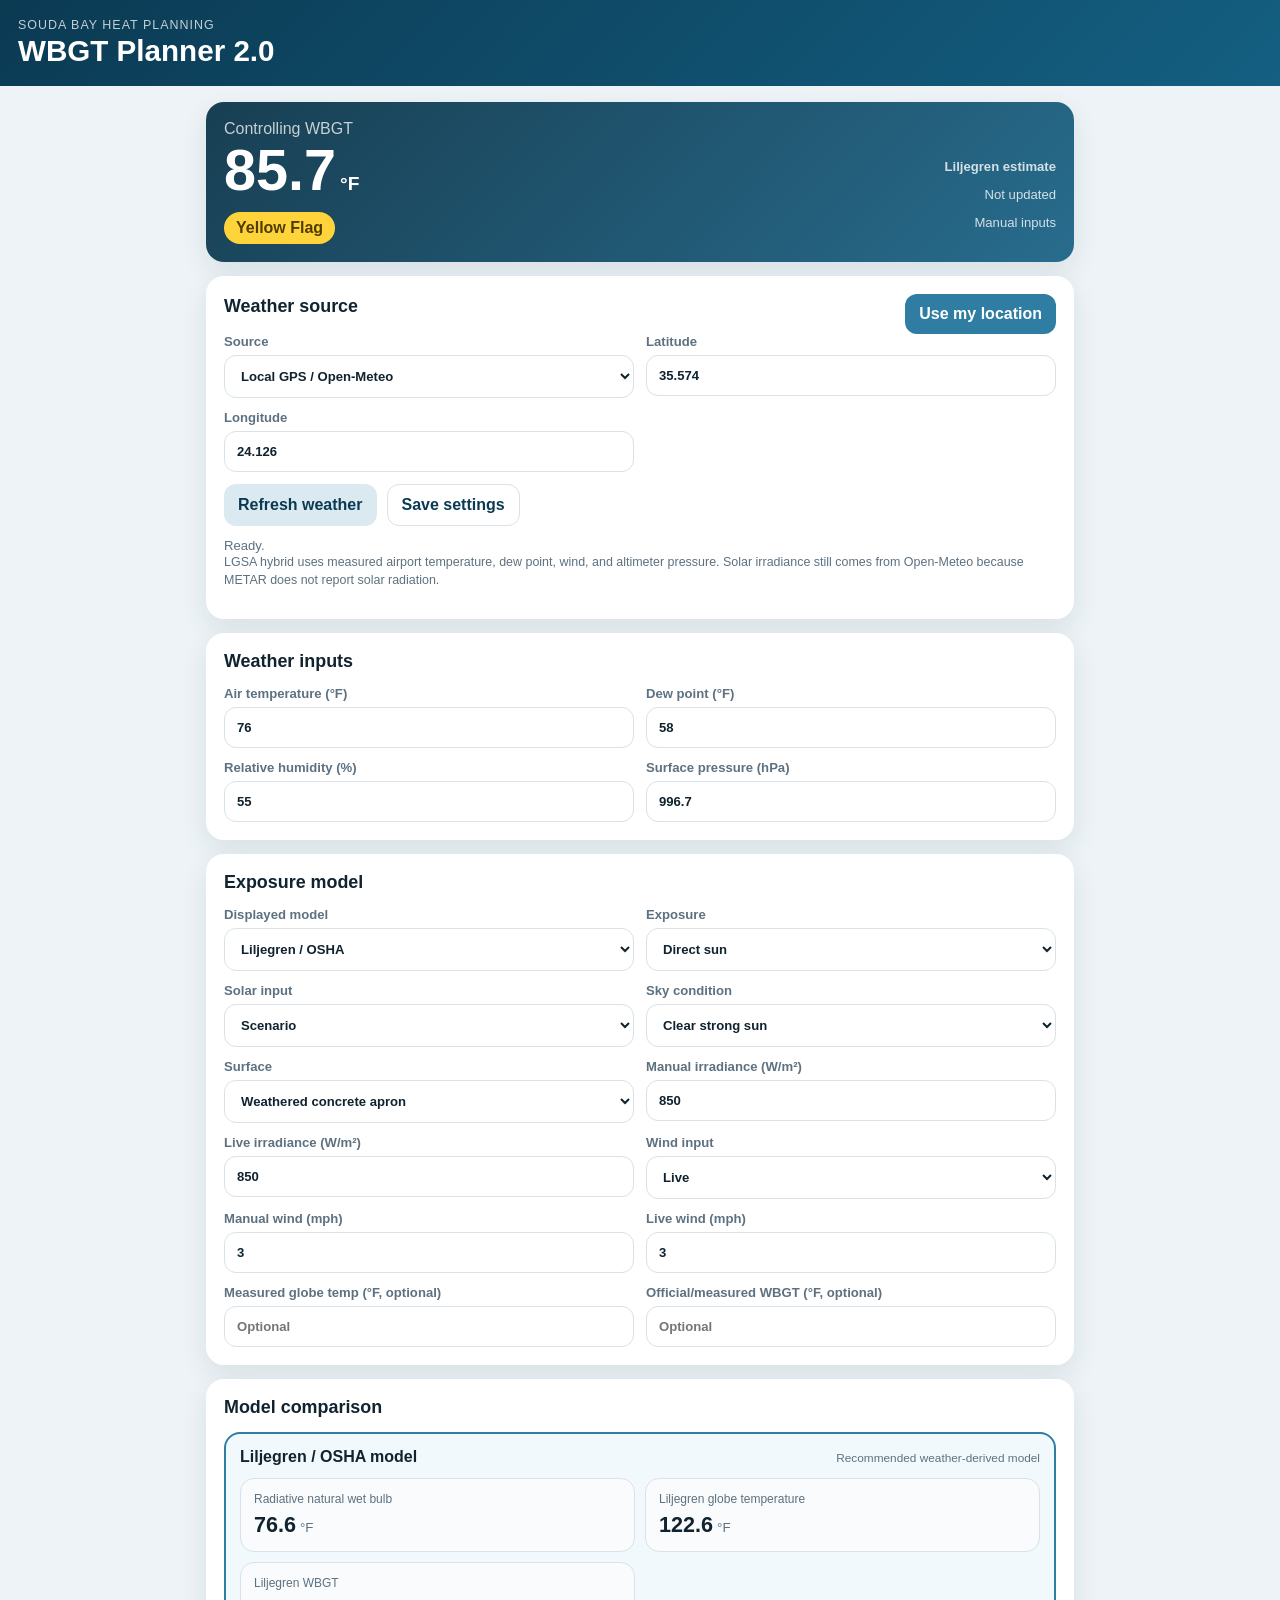
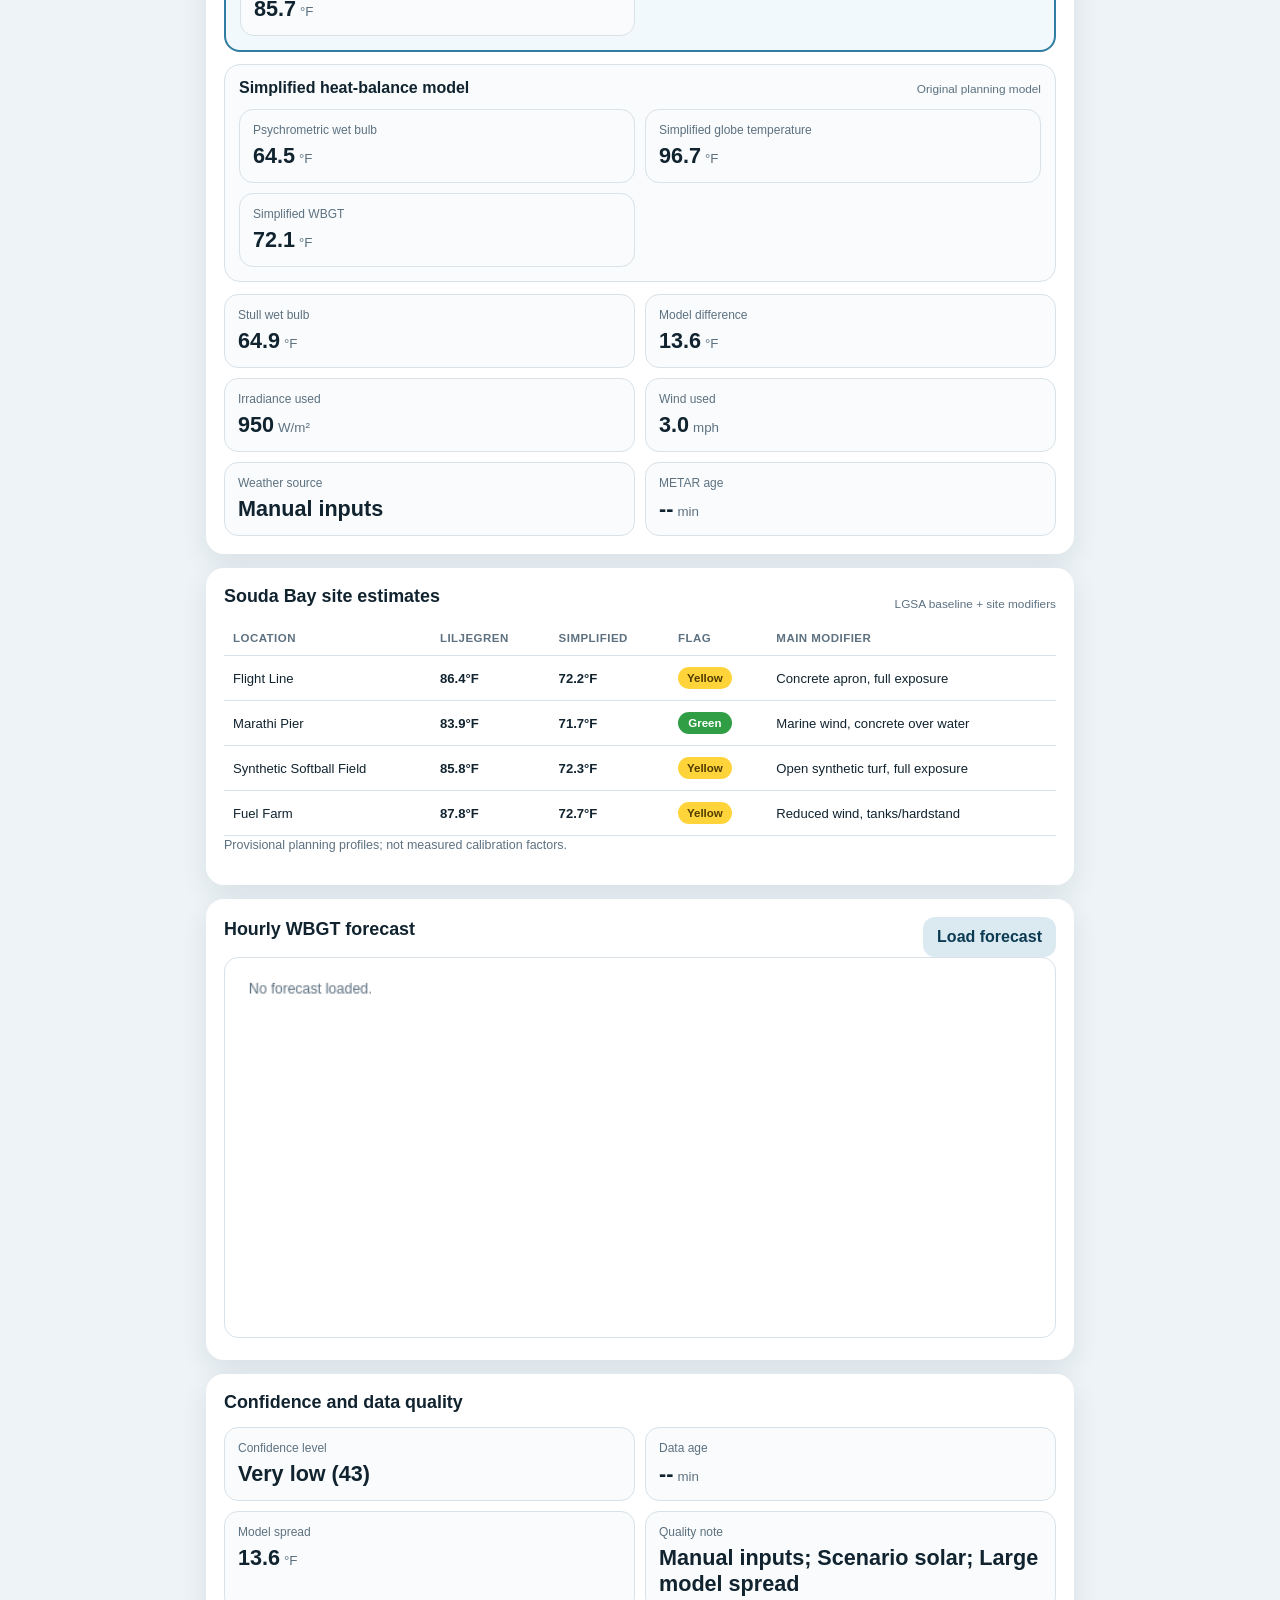
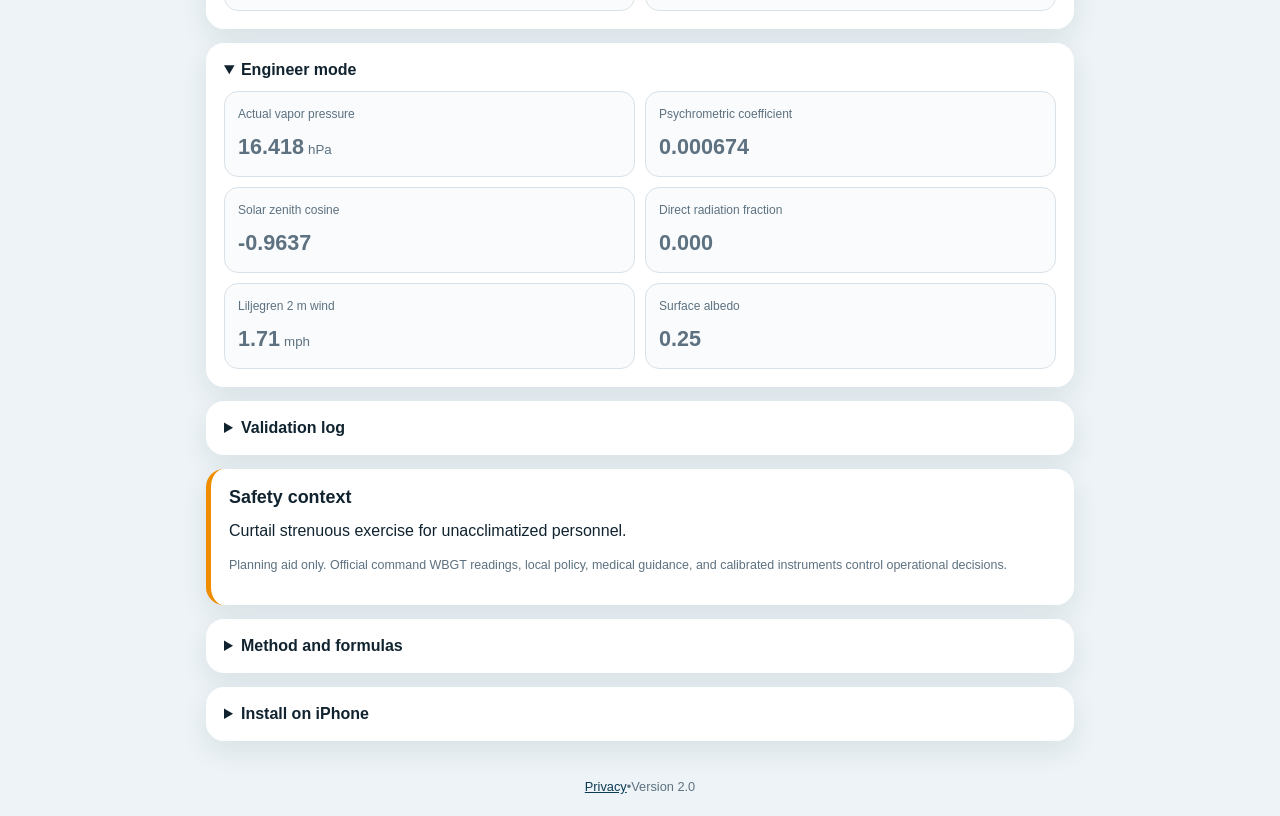
<file: index.html>
<!doctype html>
<html lang="en">
<head>
  <meta charset="utf-8">
  <meta name="viewport" content="width=device-width, initial-scale=1, viewport-fit=cover">
  <meta name="theme-color" content="#0b3a53">
  <meta name="apple-mobile-web-app-capable" content="yes">
  <meta name="apple-mobile-web-app-status-bar-style" content="black-translucent">
  <meta name="apple-mobile-web-app-title" content="WBGT Planner">
  <link rel="manifest" href="manifest.json">
  <link rel="apple-touch-icon" href="icons/icon-192.png">
  <link rel="stylesheet" href="styles.css">
  <title>WBGT Planner 2.0</title>
</head>
<body>
  <header class="app-header">
    <div>
      <p class="eyebrow">Souda Bay Heat Planning</p>
      <h1>WBGT Planner 2.0</h1>
    </div>
    <button id="installBtn" class="secondary hidden">Install</button>
  </header>

  <main>
    <section class="hero-card">
      <div>
        <p class="label">Controlling WBGT</p>
        <div class="hero-value"><span id="wbgtValue">--</span><span class="unit">°F</span></div>
        <div id="flagBadge" class="flag-badge neutral">No data</div>
      </div>
      <div class="hero-meta">
        <p><strong id="confidenceLabel">Estimated</strong></p>
        <p id="updatedAt">Not updated</p>
        <p id="sourceUsedHero">Manual inputs</p>
      </div>
    </section>

    <section class="card">
      <div class="section-heading">
        <h2>Weather source</h2>
        <button id="useLocationBtn" class="primary">Use my location</button>
      </div>
      <div class="grid two">
        <label>Source
          <select id="weatherSource">
            <option value="local" selected>Local GPS / Open-Meteo</option>
            <option value="lgsa">Chania Airport METAR (LGSA hybrid)</option>
            <option value="manual">Manual inputs</option>
          </select>
        </label>
 
        </label>
        <label>Latitude<input id="latitude" type="number" step="0.000001" value="35.574"></label>
        <label>Longitude<input id="longitude" type="number" step="0.000001" value="24.126"></label>
      </div>
      <div class="button-row">
        <button id="refreshBtn" class="secondary">Refresh weather</button>
        <button id="saveSettingsBtn" class="ghost">Save settings</button>
      </div>
      <p id="weatherStatus" class="status">Ready.</p>
      <p class="fine-print">
        LGSA hybrid uses measured airport temperature, dew point, wind, and altimeter pressure.
        Solar irradiance still comes from Open-Meteo because METAR does not report solar radiation.
      </p>
    </section>

    <section class="card">
      <h2>Weather inputs</h2>
      <div class="grid two">
        <label>Air temperature (°F)<input id="tempF" type="number" step="0.1" value="76"></label>
        <label>Dew point (°F)<input id="dewF" type="number" step="0.1" value="58"></label>
        <label>Relative humidity (%)<input id="rh" type="number" step="0.1" value="55"></label>
        <label>Surface pressure (hPa)<input id="pressureHpa" type="number" step="0.1" value="996.7"></label>
      </div>
    </section>

    <section class="card">
      <h2>Exposure model</h2>
      <div class="grid two">
        <label>Displayed model
          <select id="modelChoice">
            <option value="liljegren" selected>Liljegren / OSHA</option>
            <option value="simplified">Simplified heat balance</option>
          </select>
        </label>
        <label>Exposure
          <select id="exposure">
            <option>Direct sun</option>
            <option>Shade / indoors</option>
          </select>
        </label>
        <label>Solar input
          <select id="solarMode">
            <option>Live</option>
            <option selected>Scenario</option>
            <option>Manual</option>
          </select>
        </label>
        <label>Sky condition
          <select id="skyScenario"></select>
        </label>
        <label>Surface
          <select id="surfaceType"></select>
        </label>
        <label>Manual irradiance (W/m²)<input id="manualSolar" type="number" step="1" value="850"></label>
        <label>Live irradiance (W/m²)<input id="liveSolar" type="number" step="1" value="850" readonly></label>
        <label>Wind input
          <select id="windMode">
            <option selected>Live</option>
            <option>Manual</option>
          </select>
        </label>
        <label>Manual wind (mph)<input id="manualWind" type="number" step="0.1" value="3"></label>
        <label>Live wind (mph)<input id="liveWind" type="number" step="0.1" value="3" readonly></label>
        <label>Measured globe temp (°F, optional)<input id="measuredGlobe" type="number" step="0.1" placeholder="Optional"></label>
        <label>Official/measured WBGT (°F, optional)<input id="officialWbgt" type="number" step="0.1" placeholder="Optional"></label>
      </div>
    </section>

    <section class="card">
      <h2>Model comparison</h2>
      <div class="model-panel recommended">
        <div class="model-title">
          <strong>Liljegren / OSHA model</strong>
          <span>Recommended weather-derived model</span>
        </div>
        <div class="metrics">
          <article><span>Radiative natural wet bulb</span><strong id="lilNaturalWet">--</strong><small>°F</small></article>
          <article><span>Liljegren globe temperature</span><strong id="lilGlobeTemp">--</strong><small>°F</small></article>
          <article><span>Liljegren WBGT</span><strong id="lilWbgt">--</strong><small>°F</small></article>
        </div>
      </div>

      <div class="model-panel">
        <div class="model-title">
          <strong>Simplified heat-balance model</strong>
          <span>Original planning model</span>
        </div>
        <div class="metrics">
          <article><span>Psychrometric wet bulb</span><strong id="naturalWet">--</strong><small>°F</small></article>
          <article><span>Simplified globe temperature</span><strong id="globeTemp">--</strong><small>°F</small></article>
          <article><span>Simplified WBGT</span><strong id="simplifiedWbgt">--</strong><small>°F</small></article>
        </div>
      </div>

      <div class="metrics auxiliary">
        <article><span>Stull wet bulb</span><strong id="stullWet">--</strong><small>°F</small></article>
        <article><span>Model difference</span><strong id="modelDifference">--</strong><small>°F</small></article>
        <article><span>Irradiance used</span><strong id="solarUsed">--</strong><small>W/m²</small></article>
        <article><span>Wind used</span><strong id="windUsed">--</strong><small>mph</small></article>
        <article><span>Weather source</span><strong id="sourceUsed">--</strong></article>
        <article><span>METAR age</span><strong id="metarAge">--</strong><small>min</small></article>
      </div>
    </section>

    <section class="card">
      <div class="section-heading">
        <h2>Souda Bay site estimates</h2>
        <span class="site-note">LGSA baseline + site modifiers</span>
      </div>
      <div class="site-table-wrap">
        <table class="site-table">
          <thead>
            <tr>
              <th>Location</th><th>Liljegren</th><th>Simplified</th><th>Flag</th><th>Main modifier</th>
            </tr>
          </thead>
          <tbody>
            <tr><td>Flight Line</td><td id="siteFlightLil">--</td><td id="siteFlightSimple">--</td><td><span id="siteFlightFlag" class="mini-flag neutral">--</span></td><td>Concrete apron, full exposure</td></tr>
            <tr><td>Marathi Pier</td><td id="siteMarathiLil">--</td><td id="siteMarathiSimple">--</td><td><span id="siteMarathiFlag" class="mini-flag neutral">--</span></td><td>Marine wind, concrete over water</td></tr>
            <tr><td>Synthetic Softball Field</td><td id="siteSoftballLil">--</td><td id="siteSoftballSimple">--</td><td><span id="siteSoftballFlag" class="mini-flag neutral">--</span></td><td>Open synthetic turf, full exposure</td></tr>
            <tr><td>Fuel Farm</td><td id="siteFuelLil">--</td><td id="siteFuelSimple">--</td><td><span id="siteFuelFlag" class="mini-flag neutral">--</span></td><td>Reduced wind, tanks/hardstand</td></tr>
          </tbody>
        </table>
      </div>
      <p class="fine-print">Provisional planning profiles; not measured calibration factors.</p>
    </section>

    <section class="card">
      <div class="section-heading">
        <h2>Hourly WBGT forecast</h2>
        <button id="loadForecastBtn" class="secondary">Load forecast</button>
      </div>
      <canvas id="forecastChart" width="700" height="320" aria-label="Hourly WBGT forecast chart"></canvas>
      <div id="forecastTableWrap" class="site-table-wrap"></div>
    </section>

    <section class="card">
      <h2>Confidence and data quality</h2>
      <div class="metrics">
        <article><span>Confidence level</span><strong id="confidenceScore">--</strong></article>
        <article><span>Data age</span><strong id="dataAge">--</strong><small>min</small></article>
        <article><span>Model spread</span><strong id="spreadValue">--</strong><small>°F</small></article>
        <article><span>Quality note</span><strong id="qualityNote">--</strong></article>
      </div>
    </section>

    <section class="card">
      <details open>
        <summary>Engineer mode</summary>
        <div class="details-body">
          <div class="metrics">
            <article><span>Actual vapor pressure</span><strong id="engVaporPressure">--</strong><small>hPa</small></article>
            <article><span>Psychrometric coefficient</span><strong id="engPsychCoeff">--</strong></article>
            <article><span>Solar zenith cosine</span><strong id="engCza">--</strong></article>
            <article><span>Direct radiation fraction</span><strong id="engFdir">--</strong></article>
            <article><span>Liljegren 2 m wind</span><strong id="engWind2m">--</strong><small>mph</small></article>
            <article><span>Surface albedo</span><strong id="engAlbedo">--</strong></article>
          </div>
        </div>
      </details>
    </section>

    <section class="card">
      <details>
        <summary>Validation log</summary>
        <div class="details-body">
          <div class="grid two">
            <label>Location<input id="validationLocation" type="text" value="Flight Line"></label>
            <label>Measured WBGT (°F)<input id="validationMeasured" type="number" step="0.1"></label>
          </div>
          <div class="button-row">
            <button id="addValidationBtn" class="secondary">Add measurement</button>
            <button id="exportValidationBtn" class="ghost">Export CSV</button>
            <button id="clearValidationBtn" class="ghost">Clear log</button>
          </div>
          <div id="validationStats" class="status">No measurements logged.</div>
          <div id="validationTableWrap" class="site-table-wrap"></div>
        </div>
      </details>
    </section>

    <section class="card warning-card">
      <h2>Safety context</h2>
      <p id="guidanceText">Enter or refresh data to calculate heat-stress context.</p>
      <p class="fine-print">Planning aid only. Official command WBGT readings, local policy, medical guidance, and calibrated instruments control operational decisions.</p>
    </section>

    <section class="card">
      <details>
        <summary>Method and formulas</summary>
        <div class="details-body">
          <p><strong>Liljegren / OSHA:</strong> predicts radiative natural wet bulb and globe temperature from meteorological data, solar position, direct/diffuse radiation, humidity, pressure, and wind.</p>
          <p><strong>Simplified heat balance:</strong> uses a psychrometric wet bulb plus a simplified black-globe energy balance with solar gain, surface albedo, longwave radiation, and convective cooling.</p>
          <p>Direct sun: WBGT = 0.7 × natural wet bulb + 0.2 × globe temperature + 0.1 × dry bulb.</p>
          <p>Shade/indoors: WBGT = 0.7 × natural wet bulb + 0.3 × globe temperature.</p>
        </div>
      </details>
    </section>

    <section class="card">
      <details>
        <summary>Install on iPhone</summary>
        <div class="details-body">
          <ol><li>Open in Safari.</li><li>Tap Share.</li><li>Select Add to Home Screen.</li><li>Launch from the icon.</li></ol>
        </div>
      </details>
    </section>
  </main>

  <footer><a href="privacy.html">Privacy</a><span>•</span><span>Version 2.0</span></footer>

  <script src="calculations.js"></script>
  <script src="app.js"></script>
</body>
</html>
</file>
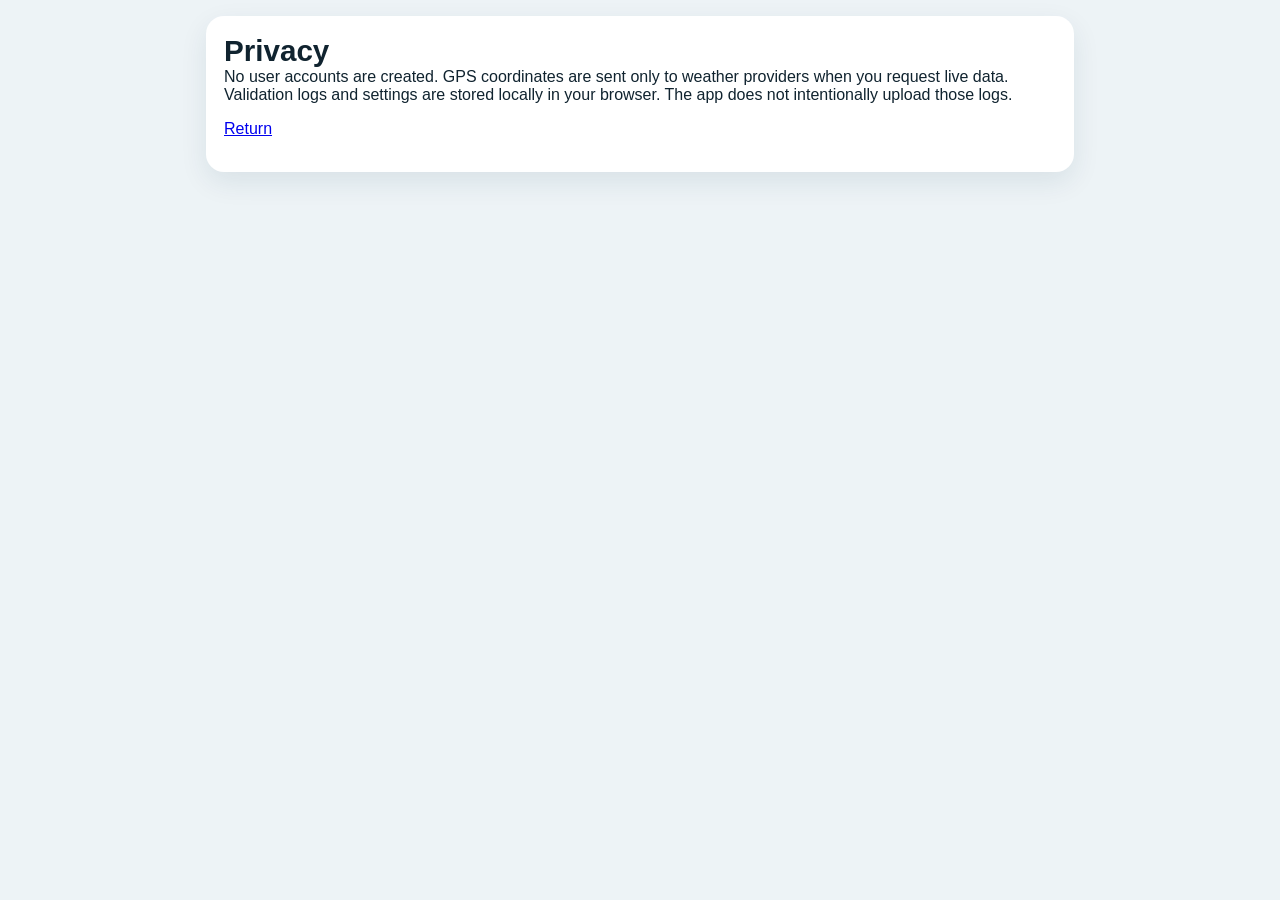
<file: privacy.html>
<!doctype html><html lang="en"><head><meta charset="utf-8"><meta name="viewport" content="width=device-width,initial-scale=1"><link rel="stylesheet" href="styles.css"><title>Privacy</title></head><body><main><section class="card"><h1>Privacy</h1><p>No user accounts are created. GPS coordinates are sent only to weather providers when you request live data. Validation logs and settings are stored locally in your browser. The app does not intentionally upload those logs.</p><p><a href="index.html">Return</a></p></section></main></body></html>
</file>
<file: styles.css>
:root{--bg:#edf3f6;--card:#fff;--ink:#10232f;--muted:#5d7180;--brand:#0b3a53;--accent:#2f7da2;--line:#d8e2e8;--shadow:0 10px 28px rgba(11,58,83,.09)}
*{box-sizing:border-box}body{margin:0;font-family:-apple-system,BlinkMacSystemFont,"Segoe UI",sans-serif;background:var(--bg);color:var(--ink)}
.app-header{padding:calc(18px + env(safe-area-inset-top)) 18px 18px;background:linear-gradient(135deg,#0b3a53,#145f82);color:#fff;display:flex;align-items:center;justify-content:space-between}
h1,h2,p{margin-top:0}h1{margin-bottom:0;font-size:1.85rem}h2{font-size:1.12rem;margin-bottom:14px}.eyebrow{margin-bottom:2px;opacity:.75;font-size:.78rem;text-transform:uppercase;letter-spacing:.08em}
main{padding:16px;max-width:900px;margin:0 auto}.card,.hero-card{background:var(--card);border-radius:18px;padding:18px;margin-bottom:14px;box-shadow:var(--shadow)}
.hero-card{display:flex;justify-content:space-between;align-items:flex-end;color:#fff;background:linear-gradient(135deg,#183f53,#286c8d)}
.label{color:rgba(255,255,255,.75);margin-bottom:4px}.hero-value{font-size:3.6rem;font-weight:800;line-height:1}.hero-value .unit{font-size:1.2rem;margin-left:4px;font-weight:600}
.hero-meta{text-align:right;color:rgba(255,255,255,.8);font-size:.82rem}.flag-badge{display:inline-block;margin-top:12px;padding:7px 12px;border-radius:999px;font-weight:800;background:rgba(255,255,255,.2)}
.flag-white{background:#fff;color:#111}.flag-green{background:#2f9e44;color:#fff}.flag-yellow{background:#ffd43b;color:#513c00}.flag-red{background:#e03131;color:#fff}.flag-black{background:#000;color:#fff}.neutral{background:rgba(255,255,255,.18);color:#fff}
.section-heading{display:flex;align-items:center;justify-content:space-between;gap:12px}.grid{display:grid;gap:12px}.grid.two{grid-template-columns:repeat(2,minmax(0,1fr))}
label{display:flex;flex-direction:column;gap:6px;font-size:.82rem;color:var(--muted);font-weight:600}input,select,button{font:inherit;border-radius:12px}input,select{width:100%;border:1px solid var(--line);padding:12px;background:#fff;color:var(--ink)}
button{border:0;padding:11px 14px;font-weight:700}.primary{background:var(--accent);color:#fff}.secondary{background:#dbeaf1;color:var(--brand)}.ghost{background:transparent;border:1px solid var(--line);color:var(--brand)}
.button-row{display:flex;gap:10px;margin-top:12px;flex-wrap:wrap}.status{margin:12px 0 0;font-size:.82rem;color:var(--muted)}.metrics{display:grid;grid-template-columns:repeat(2,minmax(0,1fr));gap:10px}
.metrics article{border:1px solid var(--line);border-radius:14px;padding:13px;background:#f9fbfc}.metrics span{display:block;font-size:.75rem;color:var(--muted);margin-bottom:6px}.metrics strong{font-size:1.35rem}.metrics small{margin-left:4px;color:var(--muted)}
.warning-card{border-left:5px solid #f08c00}.fine-print{color:var(--muted);font-size:.78rem;line-height:1.45}summary{cursor:pointer;font-weight:800}.details-body{margin-top:12px;color:var(--muted);line-height:1.55}
footer{padding:8px 16px calc(22px + env(safe-area-inset-bottom));text-align:center;color:var(--muted);font-size:.8rem}footer a{color:var(--brand)}.hidden{display:none}
.model-panel{border:1px solid var(--line);border-radius:16px;padding:14px;margin-bottom:12px;background:#f9fbfc}.model-panel.recommended{border:2px solid #2f7da2;background:#f2f9fc}
.model-title{display:flex;justify-content:space-between;gap:10px;align-items:baseline;margin-bottom:12px}.model-title span{color:var(--muted);font-size:.74rem;text-align:right}.auxiliary{margin-top:12px}
.site-note{color:var(--muted);font-size:.74rem}.site-table-wrap{overflow-x:auto}.site-table{width:100%;border-collapse:collapse;min-width:650px}
.site-table th,.site-table td{padding:11px 9px;border-bottom:1px solid var(--line);text-align:left;vertical-align:middle;font-size:.82rem}.site-table th{color:var(--muted);font-size:.72rem;text-transform:uppercase;letter-spacing:.04em}
.site-table td:nth-child(2),.site-table td:nth-child(3){font-weight:800}.mini-flag{display:inline-block;border-radius:999px;padding:5px 8px;min-width:54px;text-align:center;font-size:.72rem;font-weight:800}
.mini-flag.flag-white{background:#fff;color:#111;border:1px solid #bbb}.mini-flag.flag-green{background:#2f9e44;color:#fff}.mini-flag.flag-yellow{background:#ffd43b;color:#513c00}.mini-flag.flag-red{background:#e03131;color:#fff}.mini-flag.flag-black{background:#000;color:#fff}
canvas{width:100%;height:auto;border:1px solid var(--line);border-radius:14px;background:#fff}
@media(max-width:620px){.grid.two{grid-template-columns:1fr}.hero-card{align-items:flex-start}.hero-value{font-size:3rem}.metrics{grid-template-columns:1fr 1fr}}
</file>
